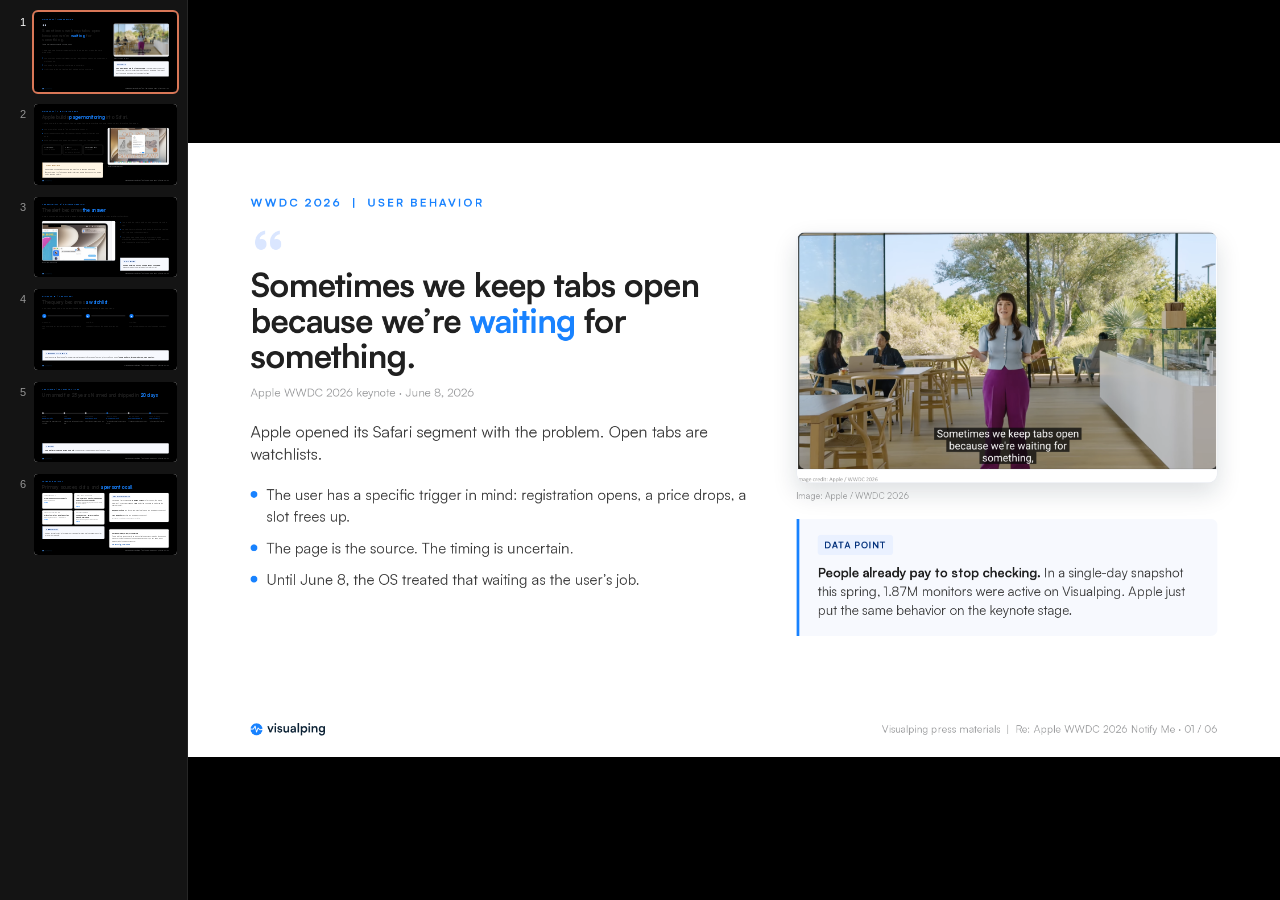
<file: apple-wwdc-addendum.html>
<!doctype html>
<html lang="en">
<head>
<meta charset="utf-8">
<title>The End of FOMO &mdash; Apple WWDC Addendum</title>
<link rel="stylesheet" href="design-tokens.css">
<link rel="stylesheet" href="styles.css">
<style>
  .b-row.b-row { display: flex; gap: 16px; align-items: flex-start; }
  .b-dot { width: 12px; height: 12px; border-radius: 50%; background: var(--vp-blue-500); margin-top: 12px; flex-shrink: 0; }
  .b-txt { font-size: 26px; line-height: 1.45; color: var(--ink-2); }

  .shot { border-radius: 16px; overflow: hidden; border: 1px solid var(--rule); box-shadow: 0 18px 44px rgba(12,34,53,.14); background: var(--vp-gray-200); }
  .shot img { width: 100%; height: 100%; object-fit: cover; display: block; }
  .img-credit { font-size: 15px; color: var(--ink-4); margin-top: 12px; }

  .callout { background: var(--vp-blue-50); border-left: 5px solid var(--vp-blue-500); border-radius: 0 12px 12px 0; padding: 28px 32px; }
  .callout .tag { margin-bottom: 14px; }
  .callout p { margin: 0; font-size: 23px; line-height: 1.45; color: var(--ink-2); }
  .callout p strong { color: var(--ink); }

  .fact { border: 1px solid var(--rule); border-radius: 12px; padding: 20px 24px; }
  .fact .k { font-size: 15px; font-weight: 700; letter-spacing: .12em; text-transform: uppercase; color: var(--ink-4); margin-bottom: 8px; }
  .fact .v { font-size: 24px; font-weight: 700; line-height: 1.25; }

  .step-badge { width: 56px; height: 56px; border-radius: 50%; background: var(--vp-blue-500); color: #fff; font-size: 26px; font-weight: 800; display: flex; align-items: center; justify-content: center; flex-shrink: 0; }
  .step h3 { font-size: 34px; font-weight: 700; margin: 26px 0 12px; }
  .step p { font-size: 24px; line-height: 1.45; color: var(--ink-2); margin: 0; }

  .tl { display: grid; grid-template-columns: repeat(6, 1fr); gap: 26px; position: relative; }
  .tl::before { content: ""; position: absolute; left: 8px; right: 8px; top: 9px; height: 2px; background: var(--rule); }
  .tl-node { position: relative; padding-top: 34px; }
  .tl-node::before { content: ""; position: absolute; top: 0; left: 0; width: 20px; height: 20px; border-radius: 50%; background: #fff; border: 4px solid var(--vp-gray-400); box-sizing: border-box; }
  .tl-node.hot::before { background: var(--vp-blue-500); border-color: var(--vp-blue-500); }
  .tl-node .d { font-size: 21px; font-weight: 800; letter-spacing: .02em; }
  .tl-node .n { font-size: 22px; font-weight: 700; color: var(--vp-blue-700); margin-top: 6px; }
  .tl-node .t { font-size: 18px; line-height: 1.4; color: var(--ink-3); margin-top: 8px; }

  .src-card { text-decoration: none; color: inherit; }
  .src-card .ov { font-size: 13px; color: var(--ink-4); letter-spacing: .08em; text-transform: uppercase; font-weight: 700; }
  .src-card .h { font-size: 21px; font-weight: 700; line-height: 1.25; margin: 10px 0 8px; }
  .src-card .u { font-family: var(--font-mono, ui-monospace); font-size: 13px; color: var(--ink-3); word-break: break-all; }
  .src-card .open { display: flex; align-items: center; gap: 8px; color: var(--vp-blue-500); font-weight: 700; font-size: 14px; margin-top: 12px; }
</style>
<script type="application/json" id="speaker-notes">
[
 "Apple's WWDC keynote opened the Safari segment with this line: people keep tabs open because they're waiting for something. That is the FOMO behavior the May briefing documents. The data point: in a single-day snapshot this spring, 1.87 million monitors were active on Visualping. People already pay to stop checking. Apple just put the behavior on a keynote stage.",
 "The announcement itself: Notify Me. You name the change you're waiting for, leave Safari, and get a push when it happens. Announced June 8, ships with iOS 27 and macOS 27 this fall, developer beta is live now. Scope at launch: one page per request, Safari on Apple devices. Since the keynote: check frequency, change history, and what counts as a change worth a push.",
 "The race: Apple gets the return path on iPhones and Macs this fall. Google's information agents arrive this summer for AI Pro and Ultra subscribers. The open web version has run for years: page monitoring agents that watch any page in any browser, with the exact diff as the receipt. Search answers once, the web keeps changing, and whoever owns the alert owns the return visit.",
 "The pattern is the same everywhere: search, watch, notify. The user asks once, the agent keeps checking, the answer arrives when the page changes. Third proof in nine months: ChatGPT Pulse in September 2025, Google information agents in May, Safari Notify Me in June.",
 "The lineage: Google Alerts in 2003, Visualping in 2017, ChatGPT Pulse in September 2025, Google names the category at I/O on May 19, Exa raises 250 million dollars the next day, and Apple ships Notify Me on June 8. The category went unnamed for 23 years, then got named and shipped inside 20 days.",
 "Sources and contact. The MacRumors piece is the cleanest single writeup. The full End of FOMO briefing has the architecture explainer and the data. Three citable platform samples: 16.8 million page checks in April, 1 in 5 flagged important, 52,452 sub-five-minute monitors and 1.87 million active monitors in single-day snapshots. Serge Salager is available for interviews this week; contact eric.docouto@visualping.io."
]
</script>
</head>
<body>

<deck-stage width="1920" height="1080" style="--deck-rail-w: 188px;">

<section data-label="A1 The Admission">
  <div class="slide">
    <div class="eyebrow" style="margin-bottom: 36px;">WWDC 2026&nbsp;&nbsp;|&nbsp;&nbsp;User behavior</div>
    <div style="display: grid; grid-template-columns: 1fr 740px; gap: 64px; flex: 1; min-height: 0;">
      <div style="display: flex; flex-direction: column;">
        <div style="font-size: 130px; line-height: .7; color: var(--vp-blue-200); font-weight: 700; height: 62px;">&ldquo;</div>
        <h1 class="title" style="font-size: 58px; max-width: 100%;">Sometimes we keep tabs open because we&rsquo;re <span style="color: var(--vp-blue-500);">waiting</span> for something.</h1>
        <div style="font-size: 20px; color: var(--ink-4); margin-top: 18px;">Apple WWDC 2026 keynote &middot; June 8, 2026</div>
        <p class="lead" style="font-size: 28px; margin-top: 34px;">Apple opened its Safari segment with the problem. Open tabs are watchlists.</p>
        <div style="display: flex; flex-direction: column; gap: 18px; margin-top: 34px;">
          <div class="b-row"><span class="b-dot"></span><span class="b-txt">The user has a specific trigger in mind: registration opens, a price drops, a slot frees up.</span></div>
          <div class="b-row"><span class="b-dot"></span><span class="b-txt">The page is the source. The timing is uncertain.</span></div>
          <div class="b-row"><span class="b-dot"></span><span class="b-txt">Until June 8, the OS treated that waiting as the user&rsquo;s job.</span></div>
        </div>
      </div>
      <div style="display: flex; flex-direction: column;">
        <div class="shot" style="height: 440px;">
          <img src="assets/apple-keynote-waiting.png" alt="Apple presenter on the WWDC 2026 keynote stage saying people keep tabs open while waiting for something">
        </div>
        <div class="img-credit">Image: Apple / WWDC 2026</div>
        <div class="callout" style="margin-top: 28px;">
          <span class="tag tag-blue">Data point</span>
          <p><strong>People already pay to stop checking.</strong> In a single-day snapshot this spring, 1.87M monitors were active on Visualping. Apple just put the same behavior on the keynote stage.</p>
        </div>
      </div>
    </div>
    <div class="slide-foot">
      <div class="mark"><img src="assets/visualping-logo.svg" alt="Visualping"></div>
      <div>Visualping press materials&nbsp;&nbsp;|&nbsp;&nbsp;Re: Apple WWDC 2026 Notify Me &middot; 01 / 06</div>
    </div>
  </div>
</section>
<section data-label="A2 The News">
  <div class="slide">
    <div class="s-header" style="margin-bottom: 44px;">
      <div class="eyebrow">WWDC 2026&nbsp;&nbsp;|&nbsp;&nbsp;The announcement</div>
      <h1 class="title">Apple builds <span style="color: var(--vp-blue-500);">page monitoring</span> into Safari.</h1>
      <p class="lead">Notify Me lets a user name the change they are waiting for and leave Safari to watch the page.</p>
    </div>
    <div style="display: grid; grid-template-columns: 1fr 820px; gap: 64px; flex: 1; min-height: 0;">
      <div style="display: flex; flex-direction: column;">
        <div style="display: flex; flex-direction: column; gap: 18px;">
          <div class="b-row"><span class="b-dot"></span><span class="b-txt">The prompt is concrete: &ldquo;when registration opens.&rdquo;</span></div>
          <div class="b-row"><span class="b-dot"></span><span class="b-txt">Safari keeps checking after the user leaves. The alert arrives as a push.</span></div>
          <div class="b-row"><span class="b-dot"></span><span class="b-txt">Scope at launch: one page per request, Safari on Apple devices.</span></div>
        </div>
        <div style="display: grid; grid-template-columns: 1fr 1fr 1fr; gap: 18px; margin-top: 40px;">
          <div class="fact"><div class="k">Announced</div><div class="v">June 8, 2026</div></div>
          <div class="fact"><div class="k">Ships in</div><div class="v">iOS 27 / macOS 27, public this fall</div></div>
          <div class="fact"><div class="k">Developer beta</div><div class="v">Live now</div></div>
        </div>
        <div class="callout" style="margin-top: auto; border-left-color: var(--vp-orange-500); background: var(--vp-orange-100);">
          <span class="tag tag-orange">Since the keynote</span>
          <p>Confirmed: scheduled checks, daily, monthly, or specific weekdays (default 10:00 AM). Still open: faster intervals, where the checks run, page limits, change history.</p>
        </div>
      </div>
      <div style="display: flex; flex-direction: column;">
        <div class="shot" style="height: 492px;">
          <img src="assets/apple-notify-me-dialog.png" alt="Safari Notify Me dialog on a summer camp page that says registration for August will open soon">
        </div>
        <div class="img-credit">Image: Apple via MacRumors</div>
      </div>
    </div>
    <div class="slide-foot">
      <div class="mark"><img src="assets/visualping-logo.svg" alt="Visualping"></div>
      <div>Visualping press materials&nbsp;&nbsp;|&nbsp;&nbsp;Re: Apple WWDC 2026 Notify Me &middot; 02 / 06</div>
    </div>
  </div>
</section>
<section data-label="A3 The Race">
  <div class="slide">
    <div class="s-header" style="margin-bottom: 44px;">
      <div class="eyebrow">The return path&nbsp;&nbsp;|&nbsp;&nbsp;Contested ground</div>
      <h1 class="title">The alert becomes <span style="color: var(--vp-blue-500);">the answer</span>.</h1>
      <p class="lead">Safari comes back when the page changes. The return path is now platform territory.</p>
    </div>
    <div style="display: grid; grid-template-columns: 980px 1fr; gap: 64px; flex: 1; min-height: 0;">
      <div style="display: flex; flex-direction: column;">
        <div class="shot" style="flex: 1; max-height: 530px;">
          <img src="assets/apple-safari-alert.png" alt="macOS notification from Safari Notify Me reporting a page update next to an open MacBook">
        </div>
        <div class="img-credit">Image: Apple / WWDC 2026</div>
      </div>
      <div style="display: flex; flex-direction: column; gap: 22px;">
        <div class="b-row"><span class="b-dot"></span><span class="b-txt">Apple gets the return path on iPhones and Macs this fall.</span></div>
        <div class="b-row"><span class="b-dot"></span><span class="b-txt">Google&rsquo;s information agents arrive this summer, gated to AI Pro and Ultra subscribers.</span></div>
        <div class="b-row"><span class="b-dot"></span><span class="b-txt">The open web version has run for years: page monitoring agents that watch any page in any browser, with the exact diff as the receipt.</span></div>
        <div class="callout" style="margin-top: auto;">
          <span class="tag tag-blue">Why it matters</span>
          <p><strong>Search answers once. The web keeps changing.</strong> Whoever owns the alert owns the return visit.</p>
        </div>
      </div>
    </div>
    <div class="slide-foot">
      <div class="mark"><img src="assets/visualping-logo.svg" alt="Visualping"></div>
      <div>Visualping press materials&nbsp;&nbsp;|&nbsp;&nbsp;Re: Apple WWDC 2026 Notify Me &middot; 03 / 06</div>
    </div>
  </div>
</section>
<section data-label="A4 The Pattern">
  <div class="slide">
    <div class="s-header" style="margin-bottom: 56px;">
      <div class="eyebrow">End of FOMO&nbsp;&nbsp;|&nbsp;&nbsp;The pattern</div>
      <h1 class="title">The query becomes <span style="color: var(--vp-blue-500);">a watchlist</span>.</h1>
      <p class="lead">The user asks once. The agent keeps checking until the page changes.</p>
    </div>
    <div style="display: grid; grid-template-columns: 1fr 1fr 1fr; gap: 56px; align-items: start;">
      <div class="step">
        <div style="display: flex; align-items: center; gap: 18px;">
          <div class="step-badge">1</div>
          <div style="flex: 1; height: 2px; background: var(--rule);"></div>
        </div>
        <h3>Search</h3>
        <p>The user asks for something that is not available yet.</p>
      </div>
      <div class="step">
        <div style="display: flex; align-items: center; gap: 18px;">
          <div class="step-badge">2</div>
          <div style="flex: 1; height: 2px; background: var(--rule);"></div>
        </div>
        <h3>Watch</h3>
        <p>The agent checks the page-level source.</p>
      </div>
      <div class="step">
        <div style="display: flex; align-items: center; gap: 18px;">
          <div class="step-badge">3</div>
          <div style="flex: 1; height: 2px; background: var(--rule);"></div>
        </div>
        <h3>Notify</h3>
        <p>The answer appears when the page changes.</p>
      </div>
    </div>
    <div class="callout" style="margin-top: auto; margin-bottom: 30px;">
      <span class="tag tag-blue">Third proof in nine months</span>
      <p>ChatGPT Pulse (Sept 2025). Google information agents (May 2026). Safari Notify Me (June 2026). <strong>Same pattern, three platforms, nine months.</strong></p>
    </div>
    <div class="slide-foot">
      <div class="mark"><img src="assets/visualping-logo.svg" alt="Visualping"></div>
      <div>Visualping press materials&nbsp;&nbsp;|&nbsp;&nbsp;Re: Apple WWDC 2026 Notify Me &middot; 04 / 06</div>
    </div>
  </div>
</section>
<section data-label="A5 The Lineage">
  <div class="slide">
    <div class="s-header" style="margin-bottom: 70px;">
      <div class="eyebrow">The lineage&nbsp;&nbsp;|&nbsp;&nbsp;23 years to a name</div>
      <h1 class="title" style="max-width: 1620px;">Unnamed for 23 years. Named and shipped in <span style="color: var(--vp-blue-500); white-space: nowrap;">20 days</span>.</h1>
    </div>
    <div class="tl" style="margin: auto 0;">
      <div class="tl-node">
        <div class="d">2003</div>
        <div class="n">Google Alerts</div>
        <div class="t">Email when the index finds new content.</div>
      </div>
      <div class="tl-node">
        <div class="d">2017</div>
        <div class="n">Visualping</div>
        <div class="t">Page-level monitoring with visual diffs.</div>
      </div>
      <div class="tl-node">
        <div class="d">Sept 2025</div>
        <div class="n">ChatGPT Pulse</div>
        <div class="t">Proactive morning briefs in Pro.</div>
      </div>
      <div class="tl-node hot">
        <div class="d">May 19, 2026</div>
        <div class="n">Google names it</div>
        <div class="t">&ldquo;Information agents&rdquo; announced at I/O.</div>
      </div>
      <div class="tl-node">
        <div class="d">May 20, 2026</div>
        <div class="n">Exa raises $250M</div>
        <div class="t">At a $2.2B valuation, led by a16z.</div>
      </div>
      <div class="tl-node hot">
        <div class="d">June 8, 2026</div>
        <div class="n">Apple ships it</div>
        <div class="t">Notify Me built into Safari.</div>
      </div>
    </div>
    <div class="callout" style="margin-top: auto; margin-bottom: 30px;">
      <span class="tag tag-blue">The story</span>
      <p><strong>Two platforms moved inside a month.</strong> The behavior is a decade old on the open web.</p>
    </div>
    <div class="slide-foot">
      <div class="mark"><img src="assets/visualping-logo.svg" alt="Visualping"></div>
      <div>Visualping press materials&nbsp;&nbsp;|&nbsp;&nbsp;Re: Apple WWDC 2026 Notify Me &middot; 05 / 06</div>
    </div>
  </div>
</section>
<section data-label="A6 Sources and Contact">
  <div class="slide">
    <div class="s-header" style="margin-bottom: 44px;">
      <div class="eyebrow">Sources &amp; contact</div>
      <h1 class="title">Primary sources, data, and <span style="color: var(--vp-blue-500);">a person to call</span>.</h1>
    </div>
    <div style="display: grid; grid-template-columns: 1fr 800px; gap: 64px; flex: 1; min-height: 0;">
      <div style="display: flex; flex-direction: column; gap: 20px;">
        <div style="display: grid; grid-template-columns: 1fr 1fr; gap: 20px;">
          <a class="card-flat src-card" style="padding: 24px; gap: 0;" href="https://www.apple.com/newsroom/">
            <div class="ov">Apple Newsroom</div>
            <div class="h">WWDC 2026 announcements</div>
            <div class="u">apple.com/newsroom</div>
            <div class="open">OPEN <span>&rarr;</span></div>
          </a>
          <a class="card-flat src-card" style="padding: 24px; gap: 0;" href="https://www.macrumors.com/2026/06/08/safari-monitor-webpage-notify-updates/">
            <div class="ov">MacRumors &middot; June 8, 2026</div>
            <div class="h">New Safari can monitor a webpage and notify you of updates</div>
            <div class="u">macrumors.com/2026/06/08/safari-monitor-webpage-notify-updates</div>
            <div class="open">OPEN <span>&rarr;</span></div>
          </a>
          <a class="card-flat src-card" style="padding: 24px; gap: 0;" href="https://www.apple.com/apple-events/">
            <div class="ov">Keynote &middot; Safari segment</div>
            <div class="h">Watch the Notify Me introduction</div>
            <div class="u">apple.com/apple-events &middot; timestamp TK</div>
            <div class="open">OPEN <span>&rarr;</span></div>
          </a>
          <a class="card-flat src-card" style="padding: 24px; gap: 0;" href="https://edoc33.github.io/end-of-fomo-briefing/">
            <div class="ov">Full press briefing</div>
            <div class="h">The End of FOMO: information agents, explained</div>
            <div class="u">edoc33.github.io/end-of-fomo-briefing</div>
            <div class="open">OPEN <span>&rarr;</span></div>
          </a>
        </div>
        <div class="callout">
          <span class="tag tag-blue">Embeddable art</span>
          <p>Search &rarr; Watch &rarr; Notify diagram. Lineage timeline. Both available as PNG or SVG on request.</p>
        </div>
      </div>
      <div style="display: flex; flex-direction: column; gap: 20px;">
        <div class="card-flat" style="gap: 16px;">
          <span class="tag tag-blue" style="align-self: flex-start;">Data available to cite</span>
          <div style="font-size: 22px; line-height: 1.5; color: var(--ink-2);">Visualping AI processed <strong style="color: var(--ink);">16.8M page checks</strong> in April 2026; the binary IMPORTANT classifier flagged <strong style="color: var(--ink);">1 in 5</strong> detected changes as matching the user&rsquo;s prompt.</div>
          <hr class="rule">
          <div style="font-size: 22px; line-height: 1.5; color: var(--ink-2);"><strong style="color: var(--ink);">52,452 monitors</strong> ran at sub-five-minute intervals in a single-day snapshot.</div>
          <hr class="rule">
          <div style="font-size: 22px; line-height: 1.5; color: var(--ink-2);"><strong style="color: var(--ink);">1.87M monitors</strong> active in a single-day snapshot.</div>
          <div style="font-size: 17px; color: var(--ink-4);">Each figure is a platform sample, framed for citation.</div>
        </div>
        <div class="card-flat" style="gap: 12px; margin-top: auto;">
          <div style="font-size: 24px; font-weight: 700;">Serge Salager, CEO, Visualping</div>
          <div style="font-size: 21px; line-height: 1.5; color: var(--ink-2);">&ldquo;Apple just told everyone with an iPhone that pages should watch themselves. We have run that service on the open web since 2017, on any page, in any browser, with the diff as evidence.&rdquo;</div>
          <div style="font-size: 20px; color: var(--vp-blue-700); font-weight: 600;">eric.docouto@visualping.io</div>
        </div>
      </div>
    </div>
    <div class="slide-foot">
      <div class="mark"><img src="assets/visualping-logo.svg" alt="Visualping"></div>
      <div>Visualping press materials&nbsp;&nbsp;|&nbsp;&nbsp;Re: Apple WWDC 2026 Notify Me &middot; 06 / 06</div>
    </div>
  </div>
</section>

</deck-stage>

<script src="deck-stage.js"></script>
</body>
</html>
</file>
<file: styles.css>
/* === Deck-level type scale & spacing === */
:root {
  --type-title:    64px;
  --type-subtitle: 44px;
  --type-display:  120px;
  --type-mega:     200px;
  --type-body:     28px;
  --type-body-lg:  32px;
  --type-small:    22px;
  --type-eyebrow:  20px;
  --type-meta:     18px;

  --pad-top:    90px;
  --pad-bottom: 90px;
  --pad-x:      110px;
  --gap-title:  44px;
  --gap-item:   24px;

  --ink:        var(--vp-gray-900);
  --ink-2:      var(--vp-gray-800);
  --ink-3:      var(--vp-gray-700);
  --ink-4:      var(--vp-gray-600);
  --rule:       var(--vp-gray-300);
  --tint:       var(--vp-blue-50);
}

html, body { margin: 0; padding: 0; background: #000; }
body { font-family: var(--font-sans); }

deck-stage section {
  background: #fff;
  color: var(--ink);
  font-family: var(--font-sans);
  position: relative;
  overflow: hidden;
}

/* ====== Shared building blocks ====== */
.slide {
  width: 100%; height: 100%;
  padding: var(--pad-top) var(--pad-x) var(--pad-bottom);
  box-sizing: border-box;
  display: flex; flex-direction: column;
}
.slide.tint  { background: var(--vp-blue-50); }
.slide.dark  { background: var(--vp-darkblue-500); color: #fff; }
.slide.deep  { background: var(--vp-deep-blue-900); color: #fff; }

/* Slide footer chrome */
.slide-foot {
  position: absolute;
  left: var(--pad-x);
  right: var(--pad-x);
  bottom: 36px;
  display: flex;
  justify-content: space-between;
  align-items: center;
  font-size: var(--type-meta);
  color: var(--ink-4);
  letter-spacing: 0.01em;
}
.slide.dark .slide-foot, .slide.deep .slide-foot { color: rgba(255,255,255,.55); }
.slide-foot .mark { display: flex; align-items: center; gap: 12px; font-weight: 600; color: var(--ink-3); }
.slide.dark .slide-foot .mark, .slide.deep .slide-foot .mark { color: rgba(255,255,255,.75); }
.slide-foot .mark img { height: 22px; width: auto; }

/* Eyebrow */
.eyebrow {
  font-size: var(--type-eyebrow);
  font-weight: 700;
  letter-spacing: 0.18em;
  text-transform: uppercase;
  color: var(--vp-blue-500);
}
.slide.dark .eyebrow, .slide.deep .eyebrow { color: #8FB8FF; }

/* Title */
.title {
  font-size: var(--type-title);
  font-weight: 700;
  line-height: 1.08;
  letter-spacing: -0.02em;
  margin: 0;
  max-width: 1500px;
}
.title .light { font-weight: 400; color: var(--ink-3); }
.slide.dark .title .light, .slide.deep .title .light { color: rgba(255,255,255,.65); }

/* Subtitle / lead */
.lead {
  font-size: var(--type-body-lg);
  line-height: 1.4;
  color: var(--ink-2);
  font-weight: 400;
  max-width: 1400px;
  margin: 0;
}
.slide.dark .lead, .slide.deep .lead { color: rgba(255,255,255,.78); }

/* Standard header block */
.s-header { display: flex; flex-direction: column; gap: 22px; margin-bottom: 56px; }

/* Cards */
.card {
  background: #fff;
  border-radius: 14px;
  box-shadow: var(--shadow-card);
  padding: 36px;
  display: flex;
  flex-direction: column;
}
.slide.dark .card, .slide.deep .card { background: #fff; color: var(--ink); }

/* Bordered (less heavy) card */
.card-flat {
  background: #fff;
  border-radius: 14px;
  border: 1px solid var(--rule);
  padding: 32px;
  display: flex;
  flex-direction: column;
}

/* Pill */
.pill {
  display: inline-flex;
  align-items: center;
  gap: 10px;
  padding: 10px 18px;
  border-radius: 999px;
  font-size: var(--type-small);
  font-weight: 600;
  background: var(--vp-blue-100);
  color: var(--vp-blue-900);
}

/* Tag (small color-coded label) */
.tag {
  display: inline-flex; align-items: center;
  padding: 6px 12px;
  border-radius: 6px;
  font-size: 16px;
  font-weight: 700;
  letter-spacing: 0.1em;
  text-transform: uppercase;
}
.tag-blue   { background: var(--vp-blue-100);   color: var(--vp-blue-900); }
.tag-teal   { background: var(--vp-teal-100);   color: var(--vp-teal-900); }
.tag-orange { background: var(--vp-orange-100); color: var(--vp-orange-900); }
.tag-purple { background: var(--vp-purple-100); color: var(--vp-purple-900); }
.tag-red    { background: var(--vp-red-100);    color: var(--vp-red-700); }
.tag-green  { background: var(--vp-green-100); color: var(--vp-green-900); }
.tag-gray   { background: var(--vp-gray-200);   color: var(--vp-gray-800); }

/* Live dot */
.dot {
  width: 10px; height: 10px; border-radius: 50%;
  background: var(--vp-blue-500);
  display: inline-block;
  box-shadow: 0 0 0 0 rgba(24,130,255,.6);
  animation: pulse 1.6s ease-out infinite;
}
@keyframes pulse {
  0%   { box-shadow: 0 0 0 0   rgba(24,130,255,.6); }
  70%  { box-shadow: 0 0 0 14px rgba(24,130,255,0); }
  100% { box-shadow: 0 0 0 0   rgba(24,130,255,0); }
}

/* Rule */
hr.rule {
  border: 0; height: 1px; background: var(--rule); margin: 0;
}
.slide.dark hr.rule, .slide.deep hr.rule { background: rgba(255,255,255,.18); }

/* Decoration */
.cloud-bg {
  position: absolute; pointer-events: none;
  opacity: .55;
}

a.src-link {
  color: var(--vp-blue-700);
  font-weight: 600;
  text-decoration: none;
  word-break: break-all;
}
a.src-link:hover { text-decoration: underline; }

/* Number badge */
.num {
  font-size: 64px;
  font-weight: 800;
  color: var(--vp-blue-500);
  line-height: 1;
  letter-spacing: -0.04em;
}

/* utility */
.muted { color: var(--ink-3); }
.muted-2 { color: var(--ink-4); }
.row { display: flex; }
.col { display: flex; flex-direction: column; }
.grid { display: grid; }
.gap-24 { gap: 24px; } .gap-32 { gap: 32px; } .gap-40 { gap: 40px; } .gap-48 { gap: 48px; } .gap-16 { gap: 16px; }
</file>
<file: design-tokens.css>
/*
 * Visualping Design System — Colors & Type Tokens
 * Sourced from monorepo: visualping.io/tailwind.config.cjs + src/styles/_colors.scss
 */

@font-face {
  font-family: "Satoshi";
  src: url("fonts/Satoshi-Variable.woff2") format("woff2-variations"),
       url("fonts/Satoshi-Variable.ttf") format("truetype-variations");
  font-weight: 300 900;
  font-style: normal;
  font-display: swap;
}
@font-face {
  font-family: "Satoshi";
  src: url("fonts/Satoshi-VariableItalic.woff2") format("woff2-variations");
  font-weight: 300 900;
  font-style: italic;
  font-display: swap;
}

:root {
  /* === BRAND BLUE — the signature color === */
  --vp-blue-50:   #F7F9FE;
  --vp-blue-100:  #EAF1FF;
  --vp-blue-125:  #D1E9FF;
  --vp-blue-150:  #DAE9FF;
  --vp-blue-200:  #DAE6FF;
  --vp-blue-225:  #F0F9FF;
  --vp-blue-250:  #B9E6FE;
  --vp-blue-300:  #A8CBFF;
  --vp-blue-400:  #F1F8FF;
  --vp-blue-500:  #1882FF;  /* Primary action / signature dot */
  --vp-blue-700:  #0B51AE;  /* Primary hover */
  --vp-blue-800:  #09418B;
  --vp-blue-850:  #1682FF;
  --vp-blue-900:  #02307B;
  --vp-blue-950:  #032967;
  --vp-blue-1000: #0E265E;

  /* === DARK BLUE / NAVY — section backgrounds, dark headers === */
  --vp-darkblue-50:  #2D5273;
  --vp-darkblue-100: #265075;
  --vp-darkblue-200: #335f87;
  --vp-darkblue-300: #335F88;
  --vp-darkblue-400: #182F44;
  --vp-darkblue-500: #0C2235;
  --vp-darkblue-600: #0B1F31;

  --vp-deep-blue-800: #00095B;
  --vp-deep-blue-900: #000024;

  /* === NEUTRAL GRAY === */
  --vp-gray-50:   #FCFCFD;
  --vp-gray-100:  #F7F8FB;
  --vp-gray-200:  #F2F4F8;
  --vp-gray-250:  #E5E9F1;
  --vp-gray-300:  #E7EAF1;
  --vp-gray-400:  #D1D4DB;
  --vp-gray-500:  #B7BABE;
  --vp-gray-600:  #98999B;
  --vp-gray-700:  #787878;
  --vp-gray-800:  #3A3A3A;
  --vp-gray-900:  #202020;
  --vp-gray-1000: #203C55;
  --vp-ash-300:   #E5E8F0;

  /* === ACCENT COLORS (used in marketing illustrations + value tags) === */
  --vp-red-100:    #FFECEB;
  --vp-red-300:    #FFA8AD;
  --vp-red-500:    #F34949;
  --vp-red-600:    #DD4B34;
  --vp-red-700:    #B81B24;
  --vp-red-900:    #810910;

  --vp-orange-100: #FFF6E5;
  --vp-orange-300: #FDCE9F;
  --vp-orange-500: #EC930D;
  --vp-orange-700: #B77108;
  --vp-orange-900: #84550F;

  --vp-yellow-200: #FEF7C3;

  --vp-teal-100:   #E4F8F8;
  --vp-teal-300:   #BAEDEA;
  --vp-teal-400:   #AEE3E0;
  --vp-teal-500:   #20B093;
  --vp-teal-600:   #E4F7F8;
  --vp-teal-700:   #1B8570;
  --vp-teal-800:   #5FC0AA;
  --vp-teal-900:   #0A5848;

  --vp-green-100:  #EAF7E3;
  --vp-green-200:  #E3FBCC;
  --vp-green-300:  #A9E1A5;
  --vp-green-400:  #A6F4C5;
  --vp-green-500:  #45B013;
  --vp-green-700:  #377C17;
  --vp-green-900:  #224A0F;

  --vp-purple-100: #F7F0FF;
  --vp-purple-200: #ECE9FE;
  --vp-purple-300: #E4CDFF;
  --vp-purple-500: #9F60F5;
  --vp-purple-700: #6A2CC1;
  --vp-purple-900: #3A156D;

  --vp-pink-100:   #FCE7F6;
  --vp-pink-200:   #EE46BC;

  --vp-fuchsia-100:#FBE8FF;
  --vp-fuchsia-500:#D444F1;
  --vp-moss-100:   #E6F4D7;
  --vp-moss-500:   #669F2A;
  --vp-indigo-100: #E0EAFF;
  --vp-indigo-500: #6172F3;
  --vp-cyan-100:   #CFF9FE;
  --vp-cyan-500:   #06AED4;

  /* Semantic */
  --vp-error-100:   #FEE4E2;
  --vp-error-500:   #F04438;
  --vp-warning-100: #FEF0C7;
  --vp-warning-500: #F79009;

  /* === SEMANTIC TOKENS — use these in product UI === */
  --bg-page:       #FFFFFF;
  --bg-subtle:     var(--vp-gray-100);
  --bg-muted:      var(--vp-gray-200);
  --bg-tint-blue:  var(--vp-blue-50);
  --bg-dark:       var(--vp-darkblue-500);
  --bg-deep:       var(--vp-deep-blue-900);

  --fg-1:          var(--vp-gray-900);   /* Primary text */
  --fg-2:          var(--vp-gray-800);   /* Body */
  --fg-3:          var(--vp-gray-700);   /* Muted body */
  --fg-4:          var(--vp-gray-600);   /* Caption / disabled */
  --fg-on-dark:    #FFFFFF;
  --fg-on-dark-2:  rgba(255,255,255,0.72);

  --accent:        var(--vp-blue-500);
  --accent-hover:  var(--vp-blue-700);
  --accent-soft:   var(--vp-blue-100);
  --accent-text:   var(--vp-blue-900);

  --border-subtle: var(--vp-gray-300);
  --border-default:var(--vp-gray-400);
  --border-strong: var(--vp-gray-500);
  --border-accent: var(--vp-blue-500);

  --success:       var(--vp-green-500);
  --warning:       var(--vp-warning-500);
  --danger:        var(--vp-red-500);
  --info:          var(--vp-blue-500);

  /* === TYPOGRAPHY === */
  --font-sans: "Satoshi", -apple-system, BlinkMacSystemFont, "Segoe UI", Roboto, "Helvetica Neue", Arial, sans-serif;
  --font-mono: ui-monospace, SFMono-Regular, "SF Mono", Menlo, Consolas, monospace;

  --fs-xxxxs: 0.30rem;
  --fs-xxxs:  0.50rem;
  --fs-xxs:   0.60rem;
  --fs-xs:    0.75rem;
  --fs-vp-sm: 0.75rem;   /* 12px / 18px line-height — used in dense UI */
  --fs-sm:    0.875rem;
  --fs-base:  1rem;
  --fs-lg:    1.125rem;
  --fs-xl:    1.25rem;
  --fs-2xl:   1.5rem;
  --fs-3xl:   1.875rem;
  --fs-4xl:   2.25rem;
  --fs-5xl:   3rem;
  --fs-6xl:   3.75rem;
  --fs-7xl:   4.5rem;

  --fw-light:    300;
  --fw-regular:  400;
  --fw-medium:   500;
  --fw-semibold: 600;
  --fw-bold:     700;
  --fw-black:    900;

  --lh-tight:   1.15;
  --lh-snug:    1.3;
  --lh-normal:  1.5;
  --lh-relaxed: 1.7;

  --tracking-wider: .25em;

  /* === SPACING / RADII / SHADOWS === */
  --radius-xs:  4px;
  --radius-sm:  6px;
  --radius-md:  8px;
  --radius-lg:  12px;
  --radius-xl:  16px;
  --radius-2xl: 24px;
  --radius-50:  2.5rem;
  --radius-12xl:3rem;
  --radius-full:9999px;

  --shadow-xs:  0px 1px 2px 0px rgba(16, 24, 40, 0.05);
  --shadow-sm:  0 1px 3px 0 rgba(16,24,40,0.10), 0 1px 2px -1px rgba(16,24,40,0.10);
  --shadow-md:  0 4px 6px -1px rgba(16,24,40,0.10), 0 2px 4px -2px rgba(16,24,40,0.10);
  --shadow-lg:  0 10px 15px -3px rgba(16,24,40,0.10), 0 4px 6px -4px rgba(16,24,40,0.10);
  --shadow-3xl: 0px 32px 64px -12px rgba(16, 24, 40, 0.14);
  --shadow-card:0 6px 25px rgba(38, 88, 121, 0.14);  /* legacy marketing card shadow */

  /* Easing tokens (from tailwind animation extensions) */
  --ease-in-expo:  cubic-bezier(0.95, 0.05, 0.795, 0.035);
  --ease-out-expo: cubic-bezier(0.175, 0.885, 0.32, 3.275);
  --ease-standard: cubic-bezier(0.4, 0, 0.15, 1);
}

/* === SEMANTIC TYPE STYLES === */
html, body {
  font-family: var(--font-sans);
  font-size: var(--fs-base);
  line-height: var(--lh-normal);
  color: var(--fg-1);
  -webkit-font-smoothing: antialiased;
  -moz-osx-font-smoothing: grayscale;
}

.vp-display-1 { font-size: clamp(2.5rem, 6vw, 4.5rem); font-weight: var(--fw-bold);    line-height: var(--lh-tight); letter-spacing: -0.02em; color: var(--fg-1); }
.vp-display-2 { font-size: clamp(2rem,   5vw, 3.75rem); font-weight: var(--fw-bold);    line-height: var(--lh-tight); letter-spacing: -0.02em; color: var(--fg-1); }
.vp-h1        { font-size: var(--fs-5xl); font-weight: var(--fw-bold);     line-height: var(--lh-tight); letter-spacing: -0.015em; color: var(--fg-1); }
.vp-h2        { font-size: var(--fs-4xl); font-weight: var(--fw-bold);     line-height: var(--lh-snug);  letter-spacing: -0.01em;  color: var(--fg-1); }
.vp-h3        { font-size: var(--fs-3xl); font-weight: var(--fw-semibold); line-height: var(--lh-snug);  color: var(--fg-1); }
.vp-h4        { font-size: var(--fs-2xl); font-weight: var(--fw-semibold); line-height: var(--lh-snug);  color: var(--fg-1); }
.vp-h5        { font-size: var(--fs-xl);  font-weight: var(--fw-semibold); line-height: var(--lh-snug);  color: var(--fg-1); }
.vp-eyebrow   { font-size: var(--fs-sm);  font-weight: var(--fw-semibold); letter-spacing: 0.08em; text-transform: uppercase; color: var(--accent); }
.vp-lead      { font-size: var(--fs-xl);  font-weight: var(--fw-regular);  line-height: var(--lh-relaxed); color: var(--fg-2); }
.vp-body      { font-size: var(--fs-base);font-weight: var(--fw-regular);  line-height: var(--lh-normal);  color: var(--fg-2); }
.vp-body-sm   { font-size: var(--fs-sm);  font-weight: var(--fw-regular);  line-height: var(--lh-normal);  color: var(--fg-2); }
.vp-caption   { font-size: var(--fs-vp-sm); font-weight: var(--fw-regular); line-height: 1.5; color: var(--fg-3); }
.vp-overline  { font-size: var(--fs-xs);  font-weight: var(--fw-semibold); text-transform: uppercase; letter-spacing: 0.12em; color: var(--fg-3); }
.vp-mono      { font-family: var(--font-mono); font-size: var(--fs-sm); }

/* === LEGACY ALIASES (Tailwind class names → CSS vars, for quick lookups) === */
.bg-vpBlue-500 { background: var(--vp-blue-500); }
.text-vpBlue-500 { color: var(--vp-blue-500); }
.bg-vpBlue-900 { background: var(--vp-blue-900); }
</file>
